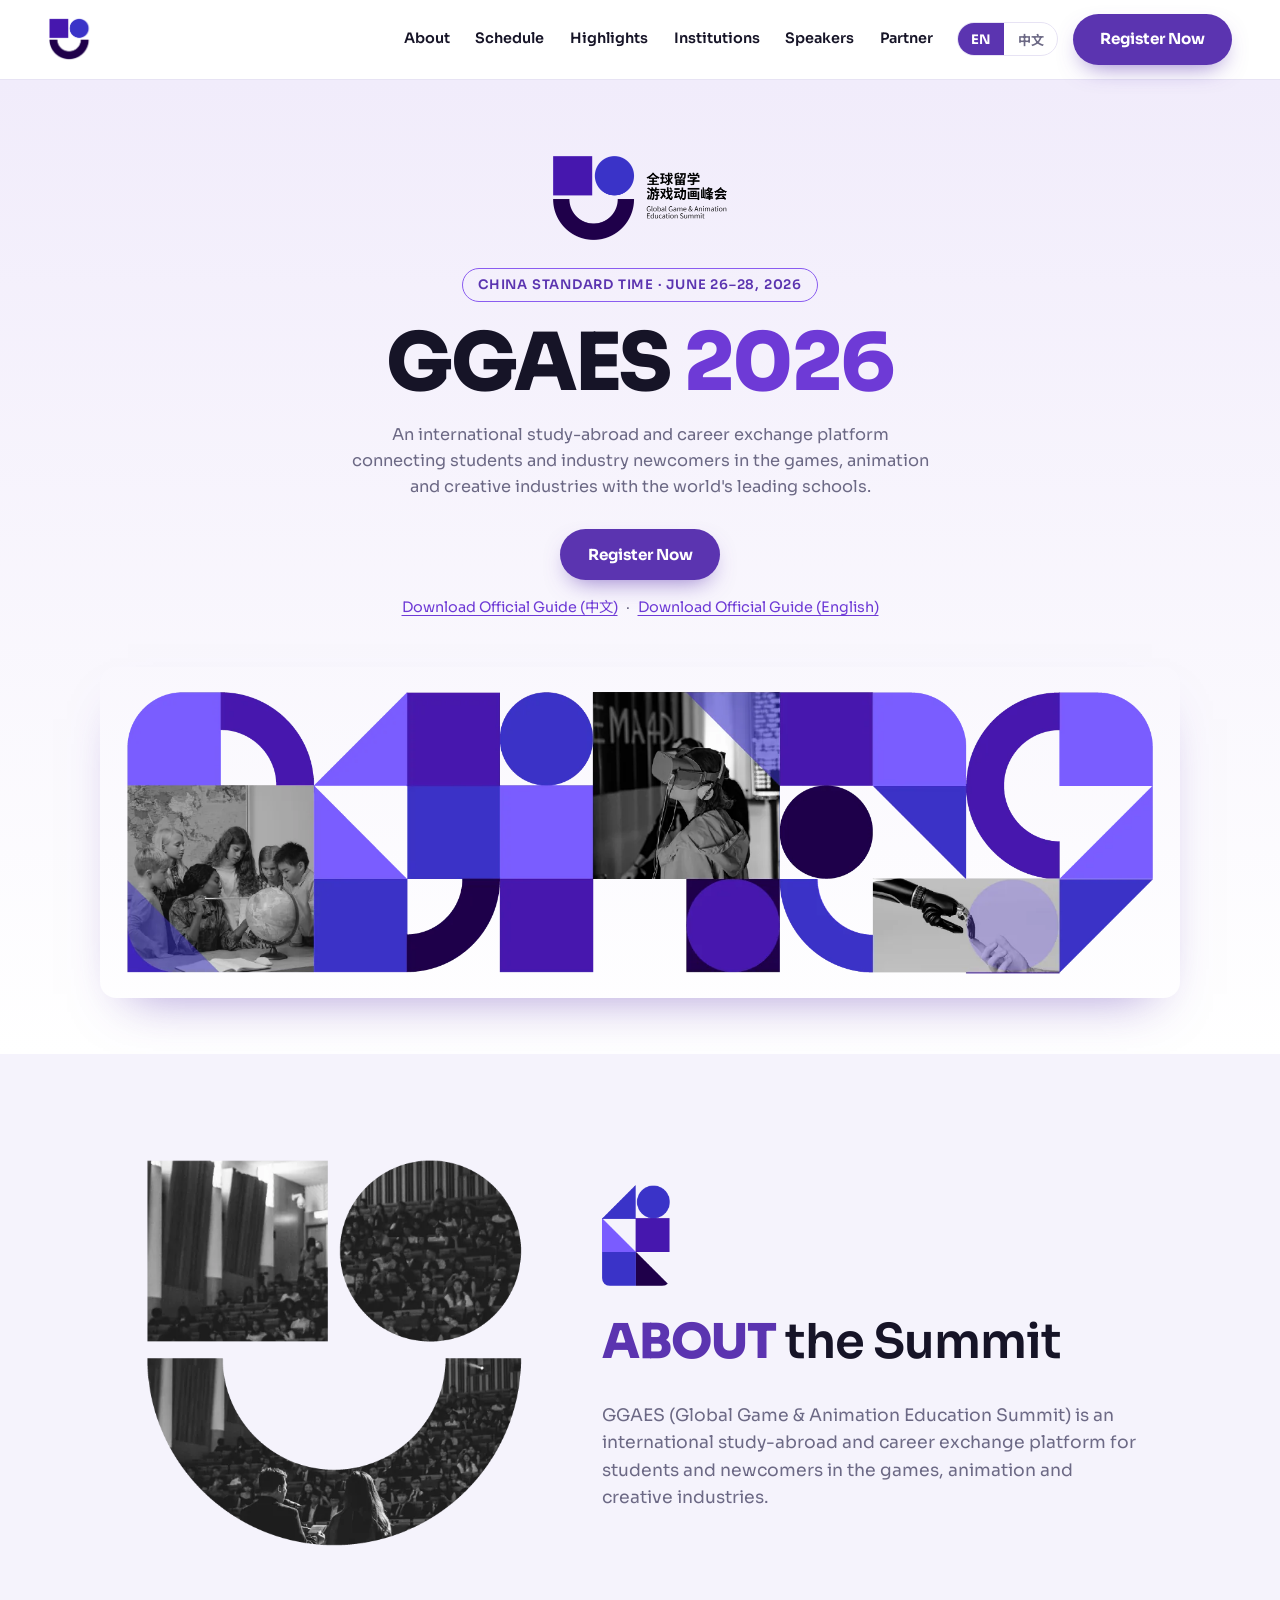
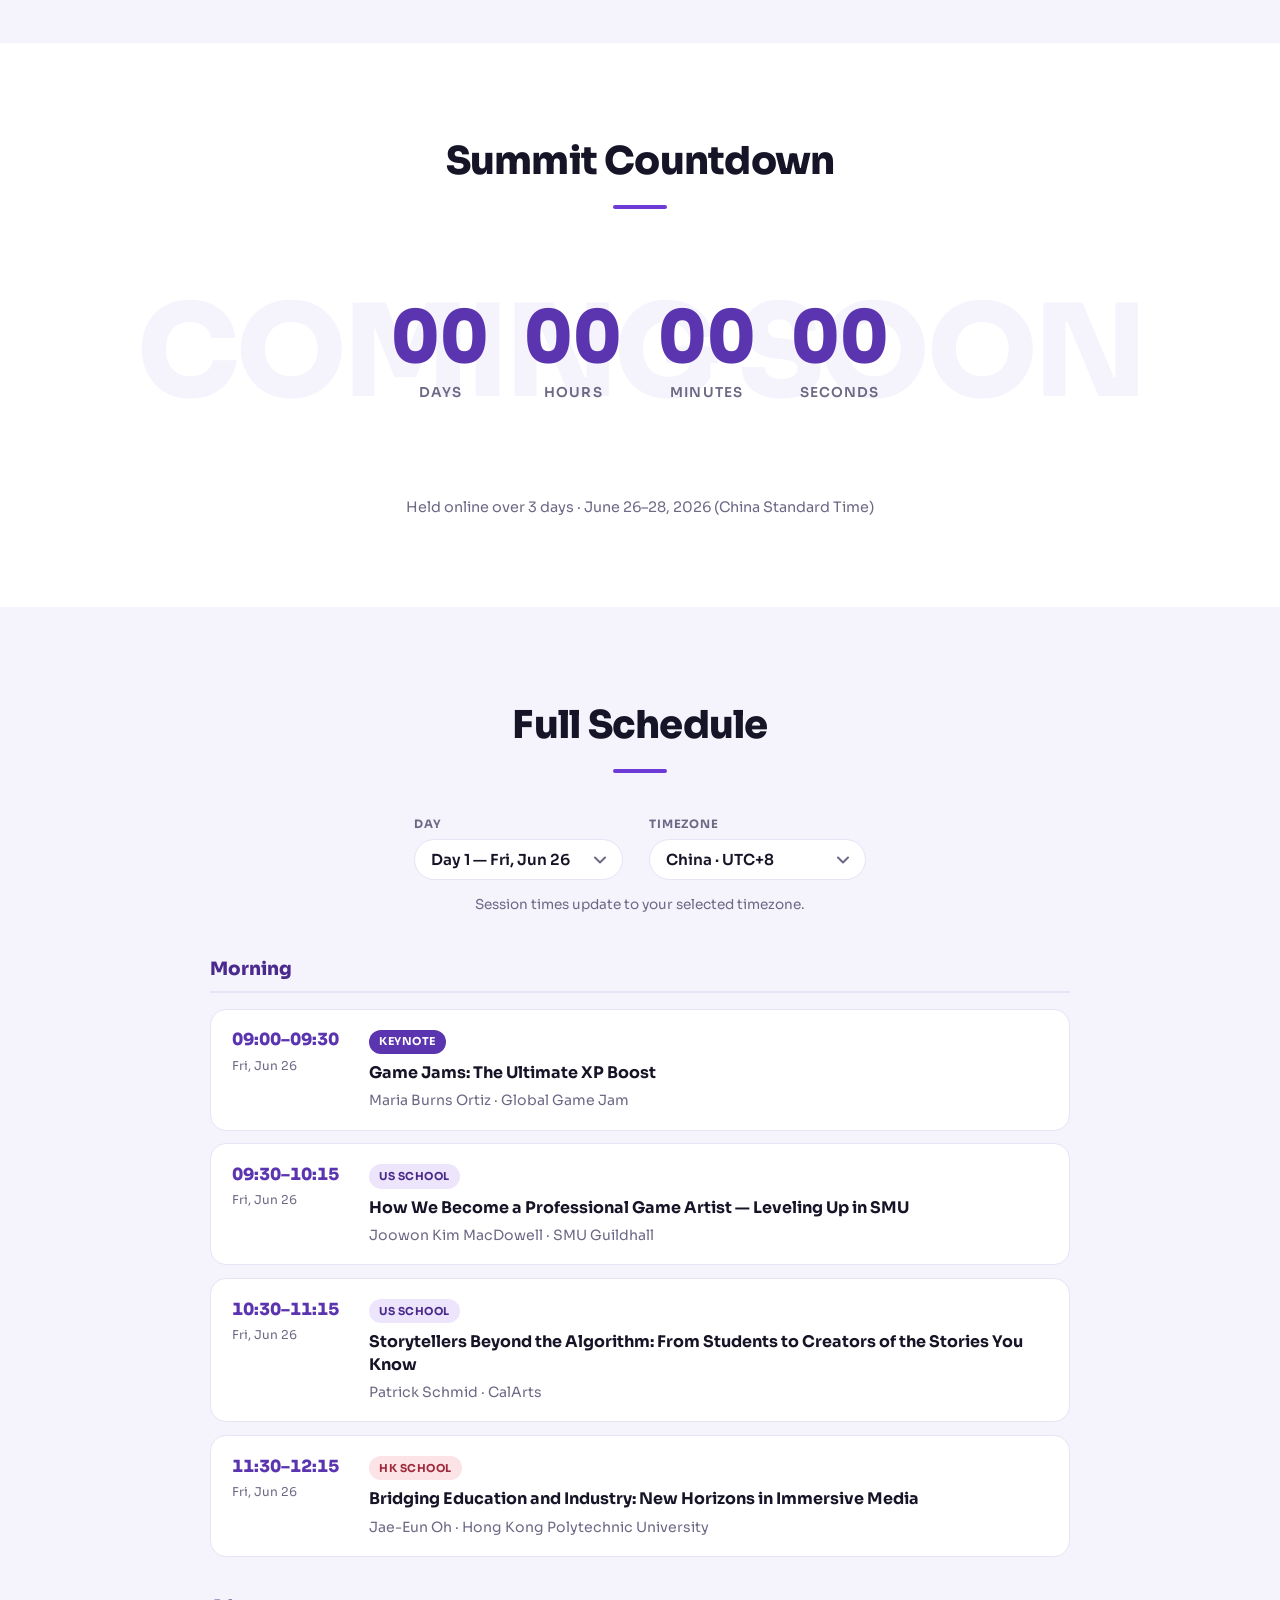
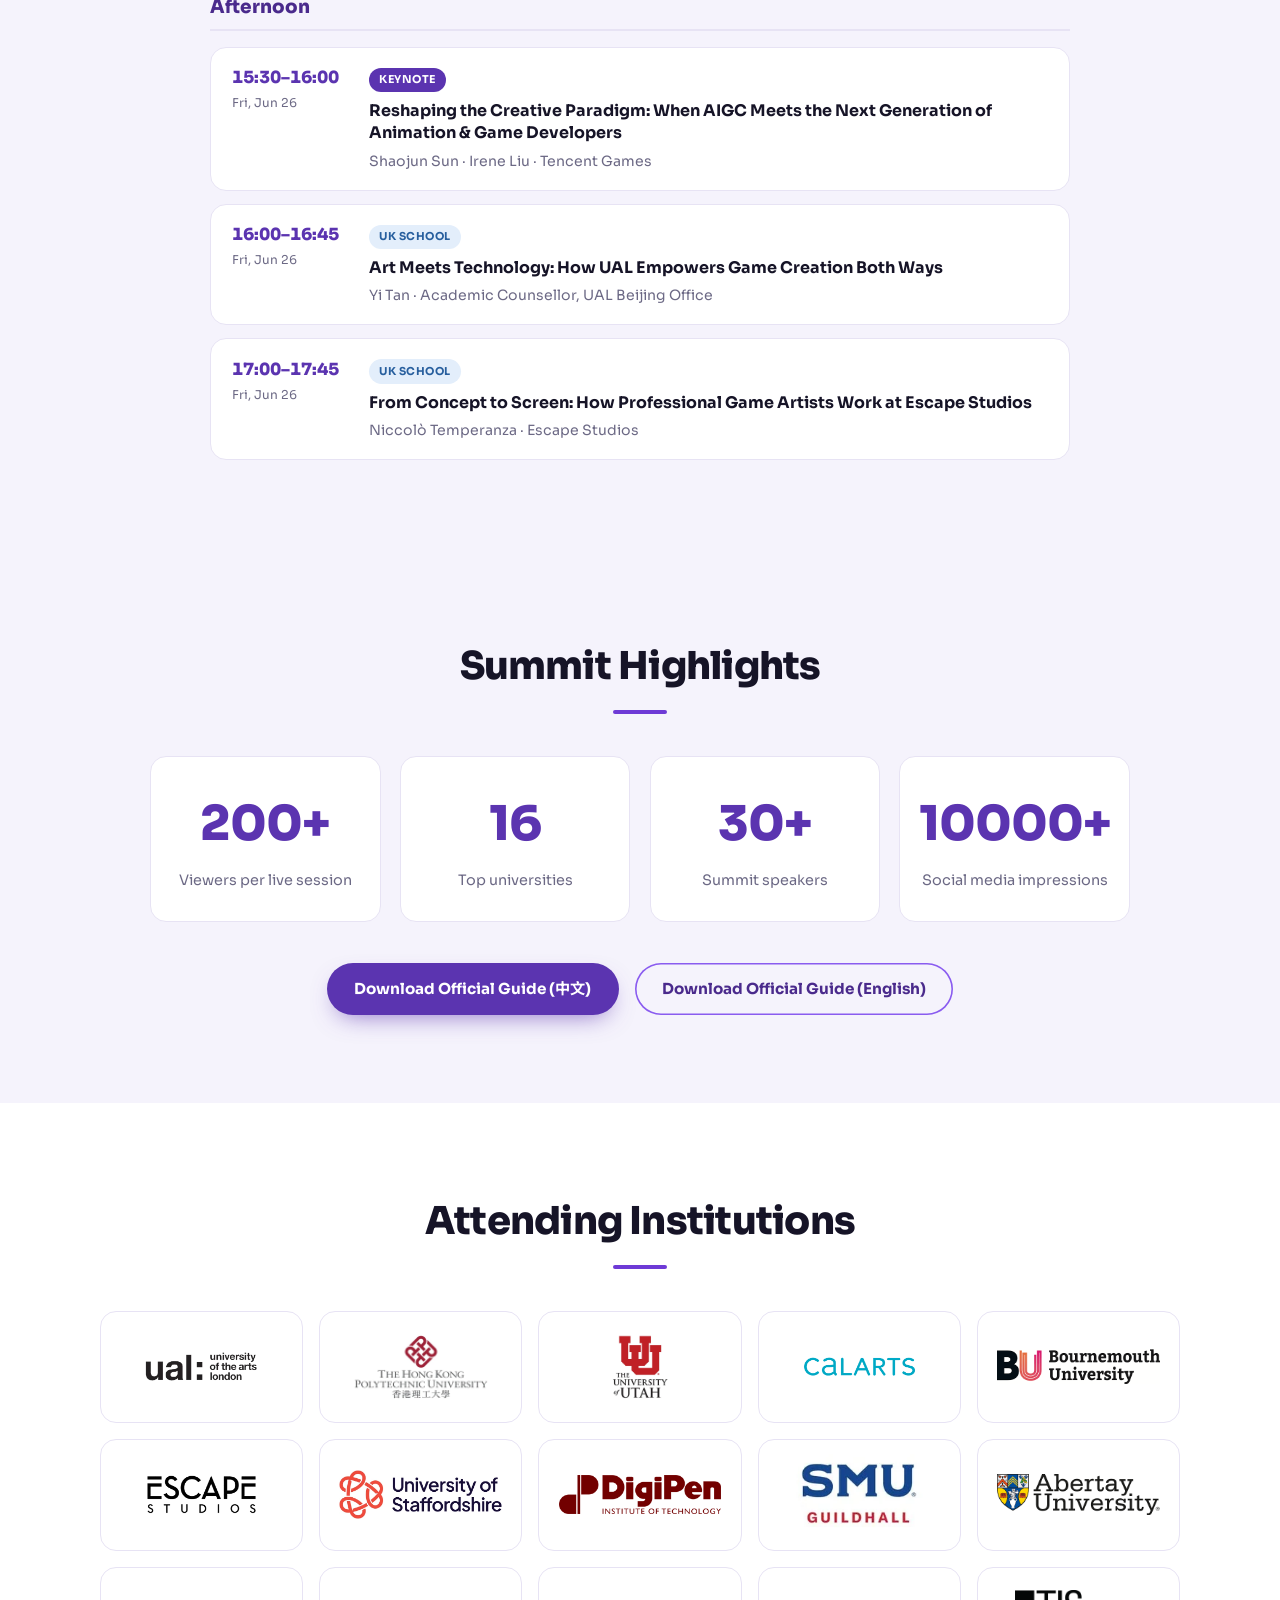
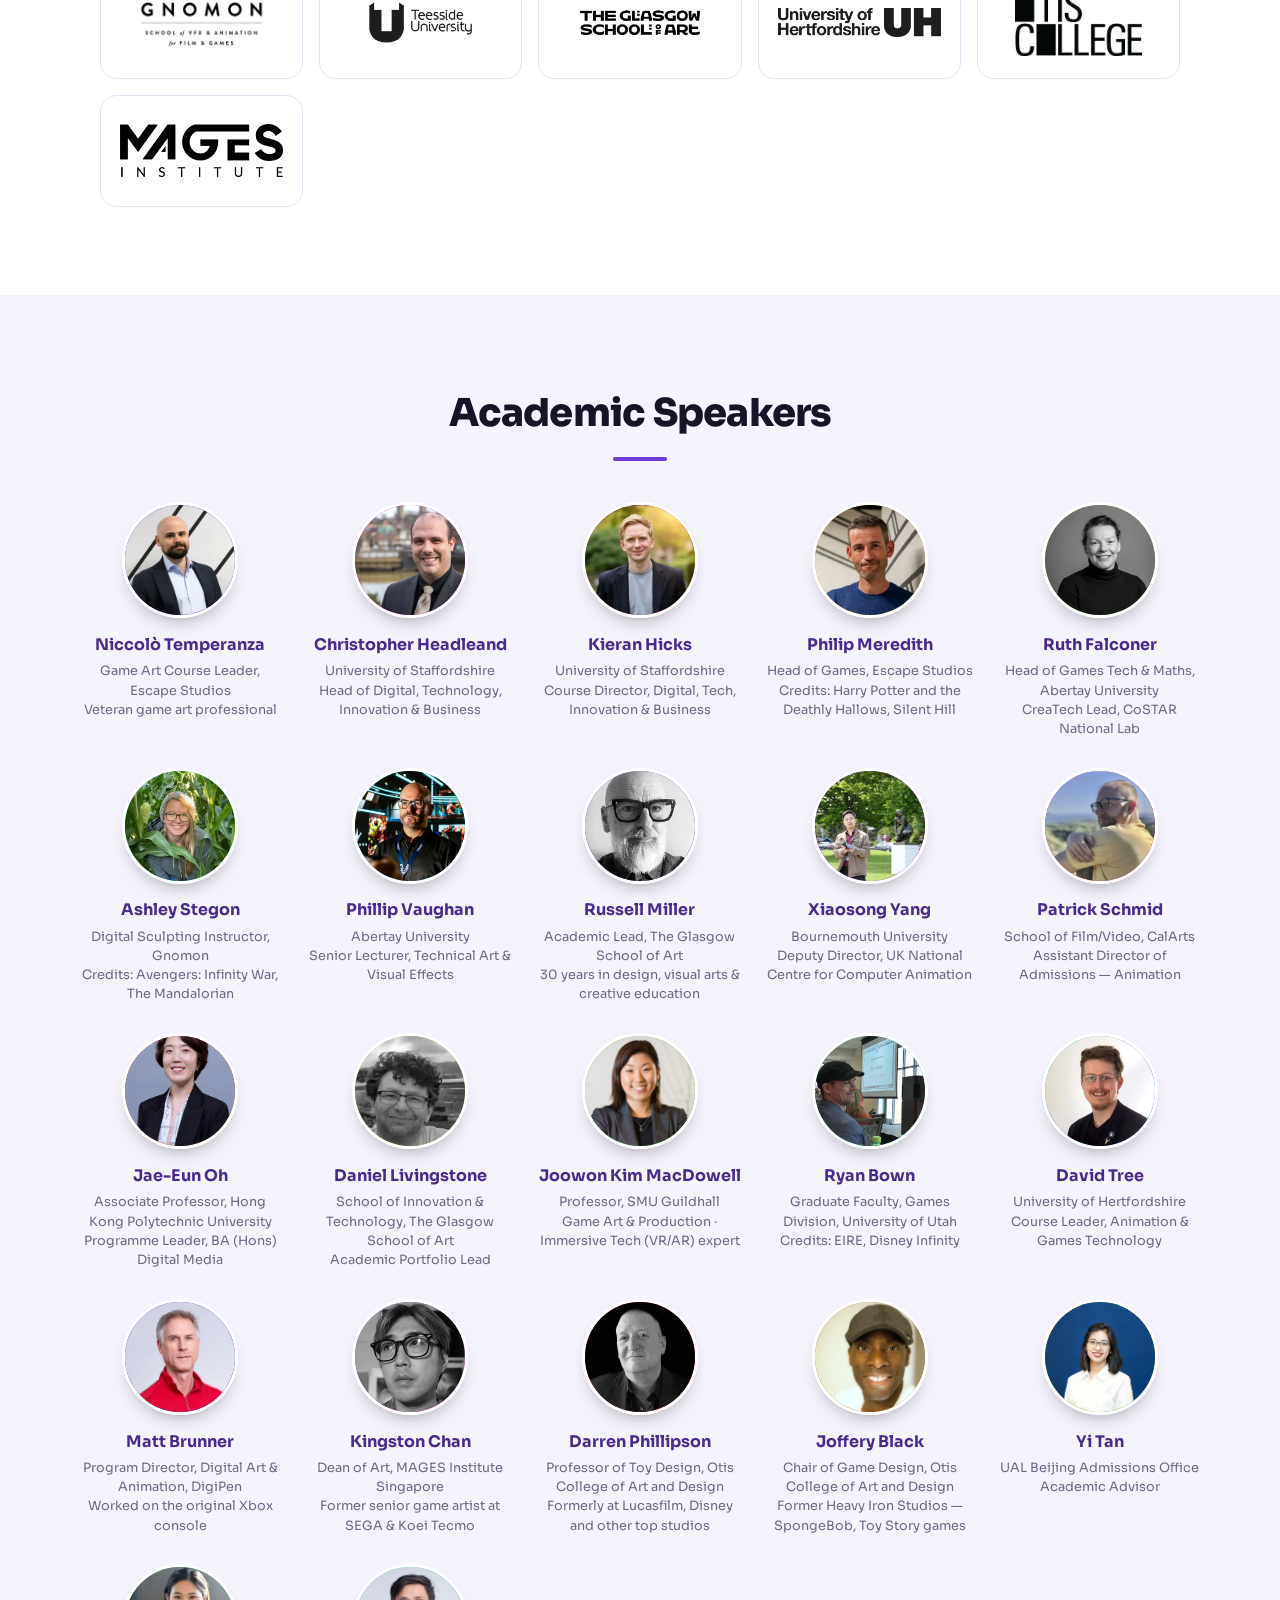
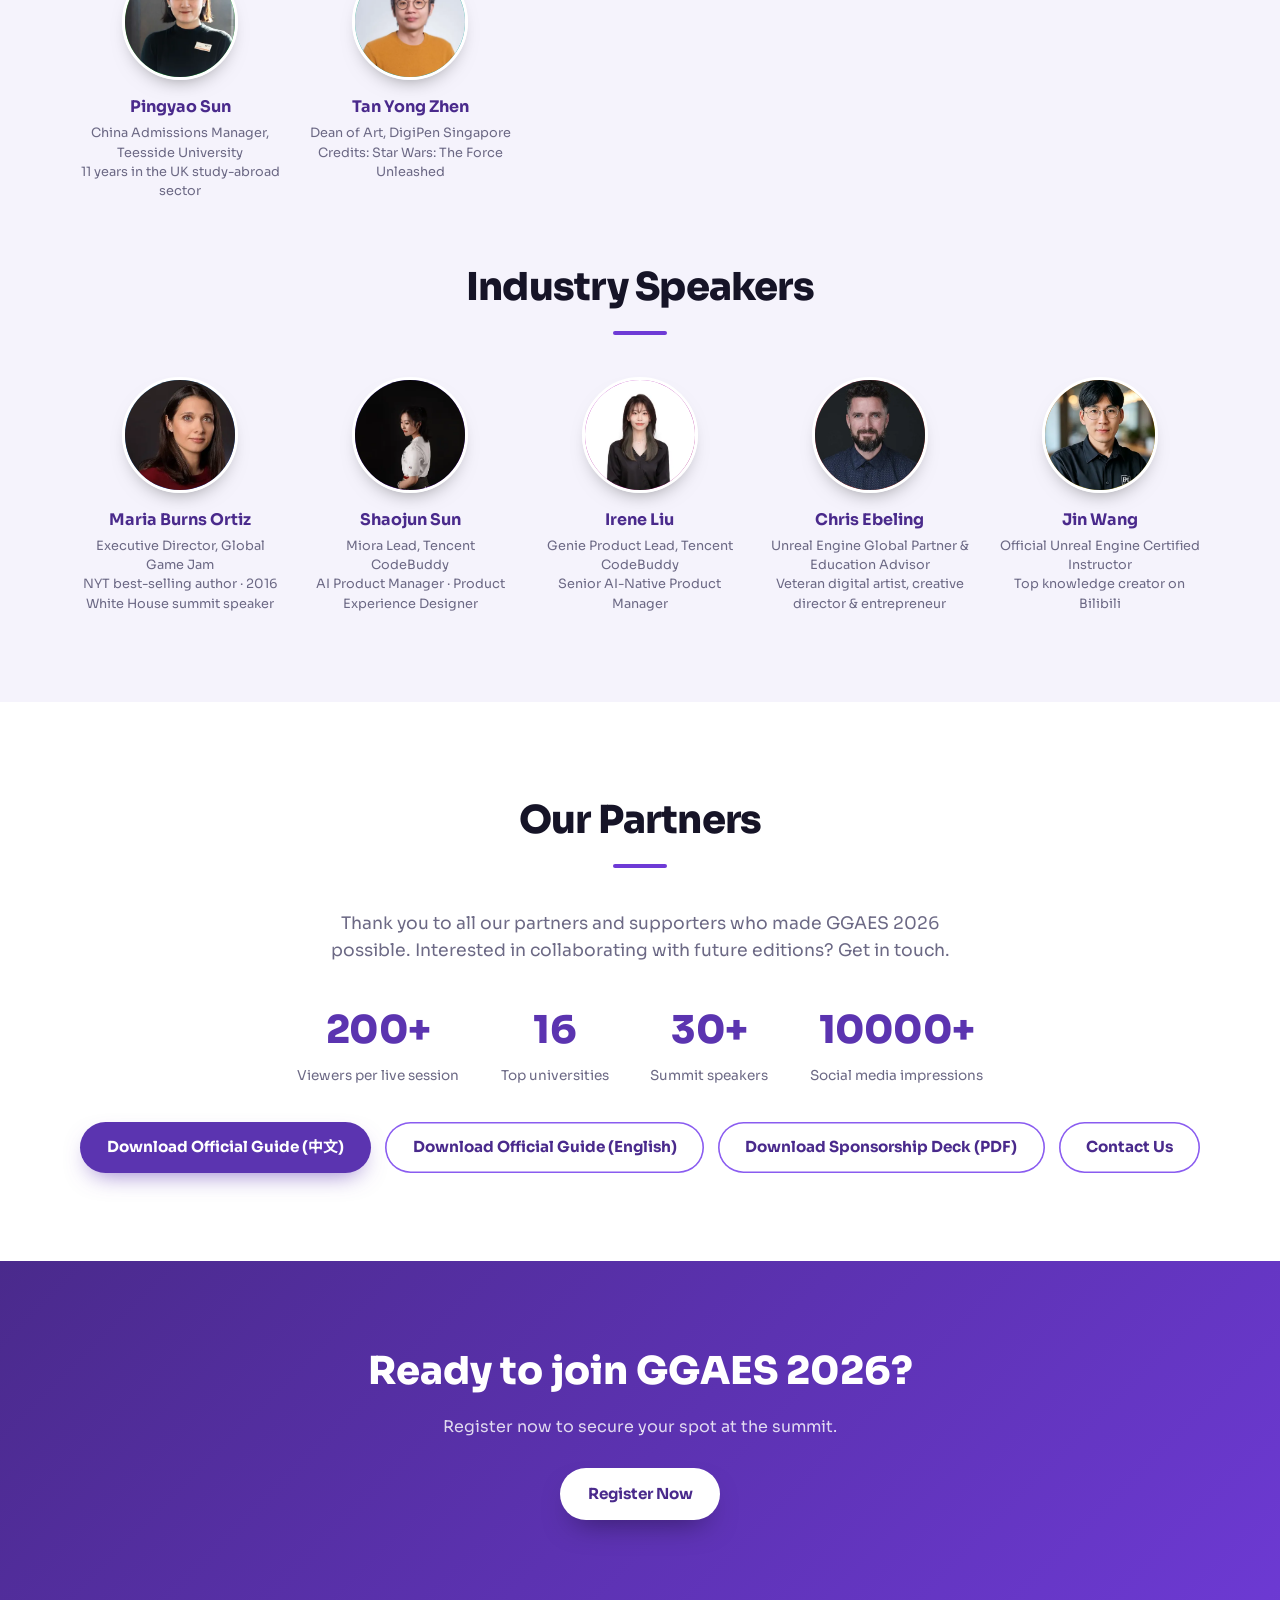
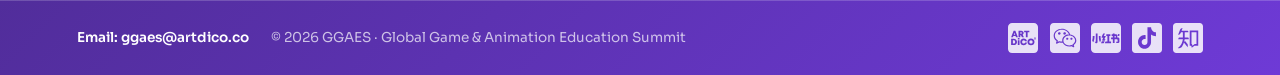
<file: index.html>
<!DOCTYPE html>
<html lang="en">
<head>
  <meta charset="UTF-8" />
  <meta name="viewport" content="width=device-width, initial-scale=1.0" />

  <!-- Google tag (gtag.js) -->
  <script async src="https://www.googletagmanager.com/gtag/js?id=G-HXLFWMRLNZ"></script>
  <script>
    window.dataLayer = window.dataLayer || [];
    function gtag(){dataLayer.push(arguments);}
    gtag('js', new Date());
    gtag('config', 'G-HXLFWMRLNZ');
  </script>

  <title>GGAES 2026 · Global Game & Animation Education Summit</title>
  <meta name="description" content="GGAES 2026 — Global Game & Animation Education Summit. An international study-abroad and career exchange platform for the games, animation and creative industries." />

  <!-- Open Graph / LinkedIn / Facebook / WeChat -->
  <meta property="og:type" content="website" />
  <meta property="og:site_name" content="GGAES 2026" />
  <meta property="og:url" content="https://ggaes.global/" />
  <meta property="og:title" content="GGAES 2026 · Global Game & Animation Education Summit" />
  <meta property="og:description" content="An international study-abroad and career exchange platform for the games, animation and creative industries. Online · June 26–28, 2026 (China Standard Time)." />
  <meta property="og:image" content="https://ggaes.global/og-cover.jpg" />
  <meta property="og:image:secure_url" content="https://ggaes.global/og-cover.jpg" />
  <meta property="og:image:type" content="image/jpeg" />
  <meta property="og:image:width" content="1200" />
  <meta property="og:image:height" content="630" />
  <meta property="og:image:alt" content="GGAES 2026 — Global Game & Animation Education Summit · Online, June 26–28, 2026" />
  <meta property="og:locale" content="en_US" />
  <meta property="og:locale:alternate" content="zh_CN" />

  <!-- Twitter / X Card -->
  <meta name="twitter:card" content="summary_large_image" />
  <meta name="twitter:title" content="GGAES 2026 · Global Game & Animation Education Summit" />
  <meta name="twitter:description" content="An international study-abroad and career exchange platform for the games, animation and creative industries. Online · June 26–28, 2026 (CST)." />
  <meta name="twitter:image" content="https://ggaes.global/og-cover.jpg" />
  <meta name="twitter:image:alt" content="GGAES 2026 — Global Game & Animation Education Summit" />

  <link rel="canonical" href="https://ggaes.global/" />
  <link rel="icon" href="data:image/svg+xml,%3Csvg xmlns='http://www.w3.org/2000/svg' viewBox='0 0 40 40'%3E%3Crect width='40' height='40' rx='9' fill='%236e3ad6'/%3E%3Cpath d='M11 10v11a9 9 0 0 0 18 0V10' fill='none' stroke='white' stroke-width='6' stroke-linecap='round'/%3E%3C/svg%3E" />
  <link rel="preconnect" href="https://fonts.googleapis.com" />
  <link rel="preconnect" href="https://fonts.gstatic.com" crossorigin />
  <link href="https://fonts.googleapis.com/css2?family=Sora:wght@400;600;700;800&family=Noto+Sans+SC:wght@400;500;700&display=swap" rel="stylesheet" />
  <link rel="stylesheet" href="styles.css?v=5" />
</head>
<body>
  <header class="site-header" id="top">
    <a class="brand" href="#top" aria-label="GGAES home">
      <img class="brand-logo" src="logo-horizontal.webp" alt="GGAES · Global Game &amp; Animation Education Summit" style="height:44px;width:46px;object-fit:cover;object-position:left center;" />
    </a>

    <nav class="site-nav" aria-label="Primary">
      <a href="#about" data-i18n="navAbout">About</a>
      <a href="#schedule" data-i18n="navSchedule">Schedule</a>
      <a href="#highlights" data-i18n="navHighlights">Highlights</a>
      <a href="#institutions" data-i18n="navInstitutions">Institutions</a>
      <a href="#speakers" data-i18n="navSpeakers">Speakers</a>
      <a href="#sponsor" data-i18n="navSponsor">Partner</a>
    </nav>

    <div class="header-actions">
      <div class="lang-toggle" role="group" aria-label="Language">
        <button type="button" data-lang="en">EN</button>
        <button type="button" data-lang="zh">中文</button>
      </div>
      <a class="btn btn-primary" href="http://www.huodongxing.com/event/3858745771600?td=9525102647817" target="_blank" rel="noopener noreferrer" data-i18n="register">Register Now</a>
    </div>
  </header>

  <main>
    <section class="hero">
      <div class="hero-text">
        <img class="hero-logo" src="logo-horizontal.webp" alt="GGAES · Global Game & Animation Education Summit" />
        <p class="hero-eyebrow" data-i18n="heroDate">China Standard Time · June 26–28, 2026</p>
        <h1 class="hero-title">GGAES <span>2026</span></h1>
        <p class="hero-desc" data-i18n="heroDesc">An international study-abroad and career exchange platform connecting students and industry newcomers in the games, animation and creative industries with the world's leading schools.</p>
        <a class="btn btn-primary" href="http://www.huodongxing.com/event/3858745771600?td=9525102647817" target="_blank" rel="noopener noreferrer" data-i18n="register">Register Now</a>
        <div class="hero-downloads">
          <a href="GGAES-OfficialCH-WEB.pdf" target="_blank" rel="noopener" download data-i18n="downloadCH">下载官方手册（中文）</a>
          <span class="hero-downloads-sep">·</span>
          <a href="GGAES-OfficialEN-WEB.pdf" target="_blank" rel="noopener" download data-i18n="downloadEN">Download Official Guide (English)</a>
        </div>
      </div>
      <div class="hero-banner">
        <img src="hero-visual.webp" alt="GGAES 2026" />
      </div>
    </section>

    <section class="about" id="about">
      <div class="about-grid">
        <div class="about-media">
          <img src="about-collage.webp" alt="GGAES Summit" loading="lazy" />
        </div>
        <div class="about-text">
          <img class="about-accent" src="graphic-accent.png" alt="" aria-hidden="true" />
          <h2 class="about-title"><span data-i18n="aboutKicker">ABOUT</span> <em data-i18n="aboutTitle">the Summit</em></h2>
          <p class="about-body" data-i18n="aboutBody">GGAES (Global Game &amp; Animation Education Summit) is an international study-abroad and career exchange platform for students and newcomers in the games, animation and creative industries.</p>
        </div>
      </div>
    </section>

    <section class="countdown" id="countdown">
      <h2 class="section-title" data-i18n="countdownTitle">Summit Countdown</h2>
      <div class="countdown-stage">
        <span class="coming-soon" aria-hidden="true">COMING SOON</span>
        <div class="timer" id="timer">
          <div class="cd-unit"><span class="cd-num" id="cd-days">00</span><span class="cd-label" data-i18n="days">Days</span></div>
          <div class="cd-unit"><span class="cd-num" id="cd-hours">00</span><span class="cd-label" data-i18n="hours">Hours</span></div>
          <div class="cd-unit"><span class="cd-num" id="cd-minutes">00</span><span class="cd-label" data-i18n="minutes">Minutes</span></div>
          <div class="cd-unit"><span class="cd-num" id="cd-seconds">00</span><span class="cd-label" data-i18n="seconds">Seconds</span></div>
        </div>
      </div>
      <p class="countdown-note" data-i18n="scheduleNote">Held online over 3 days · June 26–28, 2026 (China Standard Time)</p>
    </section>

    <section class="schedule" id="schedule">
      <h2 class="section-title" data-i18n="scheduleTitle">Full Schedule</h2>
      <div class="schedule-controls">
        <label class="schedule-field">
          <span data-i18n="scheduleDayLabel">Day</span>
          <select id="schedule-day"></select>
        </label>
        <label class="schedule-field">
          <span data-i18n="scheduleTzLabel">Timezone</span>
          <select id="schedule-tz"></select>
        </label>
      </div>
      <p class="schedule-hint" data-i18n="scheduleHint">Session times update to your selected timezone.</p>
      <div class="schedule-body" id="schedule-body"></div>
    </section>

    <section class="highlights" id="highlights">
      <h2 class="section-title" data-i18n="highlightsTitle">Summit Highlights</h2>
      <div class="stats">
        <div class="stat"><span class="stat-num">200+</span><span class="stat-label" data-i18n="stat1">Viewers per live session</span></div>
        <div class="stat"><span class="stat-num">16</span><span class="stat-label" data-i18n="stat2">Top universities</span></div>
        <div class="stat"><span class="stat-num">30+</span><span class="stat-label" data-i18n="stat3">Summit speakers</span></div>
        <div class="stat"><span class="stat-num">10000+</span><span class="stat-label" data-i18n="stat4">Social media impressions</span></div>
      </div>
      <div class="brochure-cta">
        <a class="btn btn-primary" href="GGAES-OfficialCH-WEB.pdf" target="_blank" rel="noopener" download data-i18n="downloadCH">下载官方手册（中文）</a>
        <a class="btn btn-outline" href="GGAES-OfficialEN-WEB.pdf" target="_blank" rel="noopener" download data-i18n="downloadEN">Download Official Guide (English)</a>
      </div>
    </section>

    <section class="institutions" id="institutions">
      <h2 class="section-title" data-i18n="institutionsTitle">Attending Institutions</h2>
      <div class="logo-grid" id="logo-grid"></div>
    </section>

    <section class="speakers" id="speakers">
      <h2 class="section-title" data-i18n="academicTitle">Academic Speakers</h2>
      <div class="speaker-grid" id="academic-grid"></div>
      <h2 class="section-title section-title--gap" data-i18n="industryTitle">Industry Speakers</h2>
      <div class="speaker-grid" id="industry-grid"></div>
    </section>

    <section class="sponsor" id="sponsor">
      <h2 class="section-title" data-i18n="sponsorTitle">Our Partners</h2>
      <p class="sponsor-lead" data-i18n="sponsorLead">Thank you to all our partners and supporters who made GGAES 2026 possible. Interested in collaborating with future editions? Get in touch.</p>
      <ul class="sponsor-reach">
        <li><strong>200+</strong><span data-i18n="stat1">Viewers per live session</span></li>
        <li><strong>16</strong><span data-i18n="stat2">Top universities</span></li>
        <li><strong>30+</strong><span data-i18n="stat3">Summit speakers</span></li>
        <li><strong>10000+</strong><span data-i18n="stat4">Social media impressions</span></li>
      </ul>
      <div class="sponsor-actions">
        <a class="btn btn-primary" href="GGAES-OfficialCH-WEB.pdf" target="_blank" rel="noopener" download data-i18n="downloadCH">下载官方手册（中文）</a>
        <a class="btn btn-outline" href="GGAES-OfficialEN-WEB.pdf" target="_blank" rel="noopener" download data-i18n="downloadEN">Download Official Guide (English)</a>
        <a class="btn btn-outline" href="GGAES2026-sponsorship.pdf" target="_blank" rel="noopener" download data-i18n="sponsorDownload">Download Sponsorship Deck (PDF)</a>
        <a class="btn btn-outline" href="mailto:ggaes@artdico.co" data-i18n="sponsorContact">Contact Us</a>
      </div>
    </section>
  </main>

  <footer class="site-footer" id="register">
    <div class="footer-cta">
      <h2 data-i18n="footerCtaTitle">Ready to join GGAES 2026?</h2>
      <p data-i18n="footerCtaDesc">Register now to secure your spot at the summit.</p>
      <a class="btn btn-light" href="http://www.huodongxing.com/event/3858745771600?td=9525102647817" target="_blank" rel="noopener noreferrer" data-i18n="register">Register Now</a>
    </div>
    <div class="footer-bottom">
      <a class="footer-email" href="mailto:ggaes@artdico.co" data-i18n="email">Email: ggaes@artdico.co</a>
      <span class="footer-copy" data-i18n="copyright">© 2026 GGAES · Global Game &amp; Animation Education Summit</span>
      <div class="footer-social">
        <a href="https://artdico.co/" target="_blank" rel="noopener noreferrer" aria-label="ARTDiCO"><img src="icon-artdico.svg" alt="ARTDiCO" /></a>
        <a href="https://mp.weixin.qq.com/s/cyHrq8rmg6eL4CE2ZFBc7A" target="_blank" rel="noopener noreferrer" aria-label="WeChat Official Account"><img src="icon-wechat.svg" alt="WeChat" /></a>
        <a href="https://xhslink.com/m/2eBrY6UQ5Kh" target="_blank" rel="noopener noreferrer" aria-label="Xiaohongshu"><img src="icon-xiaohongshu.svg" alt="Xiaohongshu" /></a>
        <a href="https://v.douyin.com/FnFmlIyHsJY/" target="_blank" rel="noopener noreferrer" aria-label="Douyin"><img src="icon-douyin.svg" alt="Douyin" /></a>
        <a href="https://www.zhihu.com/people/ggaes-" target="_blank" rel="noopener noreferrer" aria-label="Zhihu"><img src="icon-zhihu.svg" alt="Zhihu" /></a>
      </div>
    </div>
  </footer>

  <script src="script.js?v=10"></script>
</body>
</html>
</file>
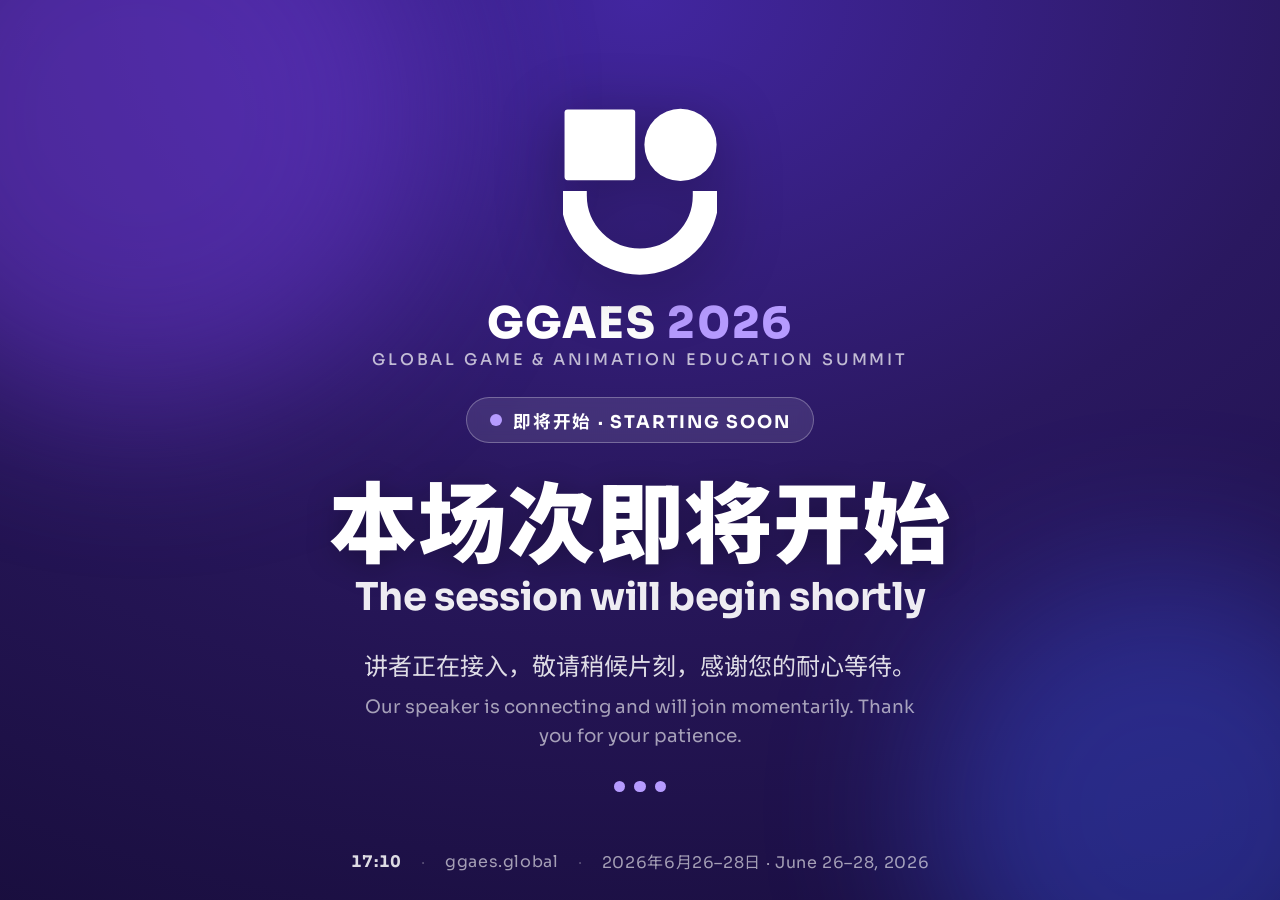
<file: announce/index.html>
<!DOCTYPE html>
<html lang="zh">
<head>
<meta charset="UTF-8" />
<meta name="viewport" content="width=device-width, initial-scale=1.0" />
<meta name="robots" content="noindex" />
<title>GGAES 2026 · 公告 Announcement</title>
<meta name="description" content="GGAES 2026 live session announcement screen." />
<link rel="icon" href="data:image/svg+xml,%3Csvg xmlns='http://www.w3.org/2000/svg' viewBox='0 0 40 40'%3E%3Crect width='40' height='40' rx='9' fill='%236e3ad6'/%3E%3Cpath d='M11 10v11a9 9 0 0 0 18 0V10' fill='none' stroke='white' stroke-width='6' stroke-linecap='round'/%3E%3C/svg%3E" />
<link rel="preconnect" href="https://fonts.googleapis.com" />
<link rel="preconnect" href="https://fonts.gstatic.com" crossorigin />
<link href="https://fonts.googleapis.com/css2?family=Sora:wght@400;600;700;800&family=Noto+Sans+SC:wght@400;500;700;900&display=swap" rel="stylesheet" />
<style>
  :root{
    --purple-900:#1d1147;
    --purple-700:#3b2486;
    --purple-600:#5b34b0;
    --purple-500:#6e3ad6;
    --purple-400:#8a5cf0;
    --accent:#b69bff;
    --hold:#ffd36e;
  }
  *{box-sizing:border-box;margin:0;padding:0;}
  html,body{height:100%;}
  body{
    font-family:"Sora","Noto Sans SC",system-ui,-apple-system,Segoe UI,sans-serif;
    color:#fff;
    background:radial-gradient(120% 120% at 50% 0%, #4226a0 0%, #2a1860 45%, #170d3a 100%);
    min-height:100vh;
    overflow:hidden;
  }

  /* animated soft glows in the background */
  .bg-orb{
    position:fixed;border-radius:50%;filter:blur(80px);opacity:.5;
    pointer-events:none;z-index:0;
  }
  .bg-orb.a{width:46vmax;height:46vmax;left:-12vmax;top:-14vmax;background:#6e3ad6;animation:float1 16s ease-in-out infinite;}
  .bg-orb.b{width:38vmax;height:38vmax;right:-10vmax;bottom:-12vmax;background:#3f5bff;opacity:.35;animation:float2 20s ease-in-out infinite;}
  @keyframes float1{0%,100%{transform:translate(0,0)}50%{transform:translate(4vmax,3vmax)}}
  @keyframes float2{0%,100%{transform:translate(0,0)}50%{transform:translate(-4vmax,-3vmax)}}

  .stage{
    position:relative;z-index:1;
    min-height:100vh;
    display:flex;flex-direction:column;align-items:center;justify-content:center;
    text-align:center;
    padding:clamp(2rem,5vh,5rem) clamp(1.5rem,6vw,5rem);
    gap:clamp(1.4rem,3vh,2.6rem);
  }

  /* brand mark + wordmark */
  .brand{display:flex;flex-direction:column;align-items:center;gap:1.1rem;}
  .mark{width:clamp(96px,12vmax,160px);height:auto;display:block;
    filter:drop-shadow(0 12px 32px rgba(0,0,0,.35));}
  .wordmark{display:flex;flex-direction:column;align-items:center;gap:.2rem;}
  .wordmark .ggaes{
    font-weight:800;letter-spacing:.04em;line-height:1;
    font-size:clamp(1.7rem,3.4vmax,2.8rem);
  }
  .wordmark .ggaes span{color:var(--accent);}
  .wordmark .full{
    font-size:clamp(.72rem,1.25vmax,1rem);
    font-weight:500;letter-spacing:.18em;text-transform:uppercase;
    color:rgba(255,255,255,.7);
  }

  /* status pill with live pulse */
  .pill{
    display:inline-flex;align-items:center;gap:.7rem;
    padding:.6rem 1.4rem;border-radius:999px;
    font-size:clamp(.85rem,1.4vmax,1.1rem);
    font-weight:700;letter-spacing:.1em;text-transform:uppercase;
    background:rgba(255,255,255,.1);
    border:1px solid rgba(255,255,255,.28);
    backdrop-filter:blur(6px);
  }
  .pill .dot{
    width:.7em;height:.7em;border-radius:50%;background:var(--accent);
    box-shadow:0 0 0 0 var(--accent);
    animation:ping 1.8s cubic-bezier(0,0,.2,1) infinite;
  }
  @keyframes ping{
    0%{box-shadow:0 0 0 0 rgba(182,155,255,.7)}
    70%{box-shadow:0 0 0 .9em rgba(182,155,255,0)}
    100%{box-shadow:0 0 0 0 rgba(182,155,255,0)}
  }

  /* headlines */
  .headline{display:flex;flex-direction:column;gap:.5rem;max-width:92vw;}
  .h-zh{
    font-family:"Noto Sans SC","Sora",sans-serif;
    font-weight:900;line-height:1.1;letter-spacing:.01em;
    font-size:clamp(2.4rem,7vmax,5.5rem);
    text-shadow:0 6px 30px rgba(0,0,0,.3);
  }
  .h-en{
    font-weight:700;line-height:1.15;letter-spacing:-.01em;
    font-size:clamp(1.2rem,3vmax,2.4rem);
    color:rgba(255,255,255,.92);
  }

  .sub{display:flex;flex-direction:column;gap:.55rem;max-width:min(92vw,46ch);}
  .s-zh{
    font-family:"Noto Sans SC","Sora",sans-serif;
    font-size:clamp(1rem,2vmax,1.5rem);font-weight:400;line-height:1.6;
    color:rgba(255,255,255,.85);
  }
  .s-en{
    font-size:clamp(.85rem,1.5vmax,1.15rem);font-weight:400;line-height:1.55;
    color:rgba(255,255,255,.6);
  }

  /* bouncing wait dots */
  .waitdots{display:flex;gap:.6rem;margin-top:.2rem;}
  .waitdots i{
    width:.7rem;height:.7rem;border-radius:50%;background:var(--accent);
    display:block;animation:bounce 1.4s ease-in-out infinite;
  }
  .waitdots i:nth-child(2){animation-delay:.2s;}
  .waitdots i:nth-child(3){animation-delay:.4s;}
  @keyframes bounce{0%,80%,100%{transform:translateY(0);opacity:.4}40%{transform:translateY(-.6rem);opacity:1}}

  /* footer meta */
  .meta{
    position:fixed;left:0;right:0;bottom:clamp(1rem,3vh,2.2rem);z-index:1;
    display:flex;align-items:center;justify-content:center;gap:1.2rem;flex-wrap:wrap;
    font-size:clamp(.78rem,1.3vmax,1rem);color:rgba(255,255,255,.6);letter-spacing:.04em;
    padding:0 1.5rem;
  }
  .meta .clock{font-variant-numeric:tabular-nums;font-weight:700;color:rgba(255,255,255,.85);}
  .meta .sep{opacity:.4;}

  /* ON HOLD theme */
  body.mode-hold{background:radial-gradient(120% 120% at 50% 0%, #5a3a14 0%, #2b1c4a 45%, #160d33 100%);}
  body.mode-hold .bg-orb.a{background:#c98a2a;}
  body.mode-hold .wordmark .ggaes span{color:var(--hold);}
  body.mode-hold .waitdots i,
  body.mode-hold .pill .dot{background:var(--hold);}
  body.mode-hold .pill .dot{animation:pingHold 1.8s cubic-bezier(0,0,.2,1) infinite;}
  @keyframes pingHold{
    0%{box-shadow:0 0 0 0 rgba(255,211,110,.7)}
    70%{box-shadow:0 0 0 .9em rgba(255,211,110,0)}
    100%{box-shadow:0 0 0 0 rgba(255,211,110,0)}
  }

  /* control bar (auto-hides) */
  .controls{
    position:fixed;top:1rem;left:50%;transform:translateX(-50%);z-index:10;
    display:flex;align-items:center;gap:.5rem;
    padding:.5rem;border-radius:999px;
    background:rgba(15,8,40,.7);border:1px solid rgba(255,255,255,.18);
    backdrop-filter:blur(10px);
    transition:opacity .4s ease,transform .4s ease;
  }
  body.idle .controls{opacity:0;transform:translateX(-50%) translateY(-140%);pointer-events:none;}
  body.idle{cursor:none;}
  .controls button{
    font-family:inherit;font-size:.85rem;font-weight:700;
    color:#fff;background:transparent;border:0;cursor:pointer;
    padding:.55rem 1rem;border-radius:999px;
    display:inline-flex;align-items:center;gap:.45rem;white-space:nowrap;
    transition:background .15s ease;
  }
  .controls button:hover{background:rgba(255,255,255,.12);}
  .controls button.active{background:var(--purple-500);}
  body.mode-hold .controls button.active{background:#c98a2a;color:#1a1205;}
  .controls .key{
    font-size:.7rem;font-weight:800;opacity:.6;
    border:1px solid rgba(255,255,255,.35);border-radius:5px;
    padding:.05rem .35rem;line-height:1.2;
  }
  .controls .divider{width:1px;height:22px;background:rgba(255,255,255,.2);margin:0 .15rem;}

  .hint{
    position:fixed;top:4.6rem;left:50%;transform:translateX(-50%);z-index:10;
    font-size:.8rem;color:rgba(255,255,255,.55);
    background:rgba(15,8,40,.55);padding:.35rem .9rem;border-radius:999px;
    transition:opacity .5s ease;
  }
  body.idle .hint{opacity:0;}

  @media (max-width:640px){
    .controls{flex-wrap:wrap;justify-content:center;max-width:94vw;border-radius:20px;}
    .controls .key{display:none;}
    .controls .divider{display:none;}
  }
</style>
</head>
<body class="mode-standby">

  <div class="bg-orb a"></div>
  <div class="bg-orb b"></div>

  <!-- Control bar (hidden after a few seconds idle; move mouse to show) -->
  <div class="controls" id="controls">
    <button type="button" data-mode="standby" class="active" onclick="setMode('standby')">
      讲者稍候 · Standby <span class="key">1</span>
    </button>
    <button type="button" data-mode="hold" onclick="setMode('hold')">
      场次暂停 · Paused <span class="key">2</span>
    </button>
    <span class="divider"></span>
    <button type="button" onclick="toggleFullscreen()">
      全屏 · Fullscreen <span class="key">F</span>
    </button>
  </div>
  <div class="hint" id="hint">按 1 / 2 切换画面 · 按 F 全屏投影 · Press 1 / 2 to switch · F for fullscreen</div>

  <main class="stage">
    <div class="brand">
      <!-- GGAES brand mark, redrawn in white for dark backgrounds -->
      <svg class="mark" viewBox="0 0 200 230" fill="none" xmlns="http://www.w3.org/2000/svg" aria-hidden="true">
        <rect x="2" y="2" width="92" height="92" rx="4" fill="#fff"/>
        <circle cx="153" cy="48" r="47" fill="#fff"/>
        <path d="M14 108 v6 a86 86 0 0 0 172 0 v-6" fill="none" stroke="#fff" stroke-width="34" stroke-linecap="butt"/>
      </svg>
      <div class="wordmark">
        <div class="ggaes">GGAES <span>2026</span></div>
        <div class="full">Global Game &amp; Animation Education Summit</div>
      </div>
    </div>

    <span class="pill"><span class="dot"></span><span id="pill-text">即将开始 · Starting soon</span></span>

    <div class="headline">
      <div class="h-zh" id="h-zh">本场次即将开始</div>
      <div class="h-en" id="h-en">The session will begin shortly</div>
    </div>

    <div class="sub">
      <div class="s-zh" id="s-zh">讲者正在接入，敬请稍候片刻，感谢您的耐心等待。</div>
      <div class="s-en" id="s-en">Our speaker is connecting and will join momentarily. Thank you for your patience.</div>
    </div>

    <div class="waitdots" aria-hidden="true"><i></i><i></i><i></i></div>
  </main>

  <div class="meta">
    <span class="clock" id="clock">--:--</span>
    <span class="sep">·</span>
    <span>ggaes.global</span>
    <span class="sep">·</span>
    <span>2026年6月26–28日 · June 26–28, 2026</span>
  </div>

<script>
  var MODES = {
    standby: {
      pill: "即将开始 · Starting soon",
      hzh:  "本场次即将开始",
      hen:  "The session will begin shortly",
      szh:  "讲者正在接入，敬请稍候片刻，感谢您的耐心等待。",
      sen:  "Our speaker is connecting and will join momentarily. Thank you for your patience."
    },
    hold: {
      pill: "暂停中 · On hold",
      hzh:  "本场次暂停",
      hen:  "This session is paused",
      szh:  "我们将于下一场次继续，敬请留意议程时间，稍后再回来。",
      sen:  "We will resume with the next session. Please check the schedule and join us again shortly."
    }
  };

  function setMode(mode){
    var m = MODES[mode]; if(!m) return;
    document.body.classList.toggle("mode-hold", mode === "hold");
    document.body.classList.toggle("mode-standby", mode === "standby");
    document.getElementById("pill-text").textContent = m.pill;
    document.getElementById("h-zh").textContent = m.hzh;
    document.getElementById("h-en").textContent = m.hen;
    document.getElementById("s-zh").textContent = m.szh;
    document.getElementById("s-en").textContent = m.sen;
    document.documentElement.lang = "zh";
    var btns = document.querySelectorAll(".controls button[data-mode]");
    btns.forEach(function(b){ b.classList.toggle("active", b.getAttribute("data-mode") === mode); });
    document.title = (mode === "hold" ? "场次暂停 Paused" : "讲者稍候 Standby") + " · GGAES 2026";
  }

  function toggleFullscreen(){
    if(!document.fullscreenElement){
      (document.documentElement.requestFullscreen || function(){}).call(document.documentElement);
    } else {
      (document.exitFullscreen || function(){}).call(document);
    }
  }

  // keyboard shortcuts
  document.addEventListener("keydown", function(e){
    if(e.key === "1") setMode("standby");
    else if(e.key === "2") setMode("hold");
    else if(e.key.toLowerCase() === "f") toggleFullscreen();
    else if(e.key === " "){ e.preventDefault();
      setMode(document.body.classList.contains("mode-hold") ? "standby" : "hold"); }
  });

  // live clock
  function tick(){
    var d = new Date();
    var hh = String(d.getHours()).padStart(2,"0");
    var mm = String(d.getMinutes()).padStart(2,"0");
    document.getElementById("clock").textContent = hh + ":" + mm;
  }
  tick(); setInterval(tick, 1000);

  // auto-hide controls / cursor when idle
  var idleTimer;
  function wake(){
    document.body.classList.remove("idle");
    clearTimeout(idleTimer);
    idleTimer = setTimeout(function(){ document.body.classList.add("idle"); }, 3500);
  }
  ["mousemove","mousedown","keydown","touchstart"].forEach(function(ev){
    document.addEventListener(ev, wake, {passive:true});
  });
  wake();
</script>
</body>
</html>
</file>
<file: styles.css>
:root {
  --purple-900: #2a1a55;
  --purple-700: #4a2a8c;
  --purple-600: #5b34b0;
  --purple-500: #6e3ad6;
  --purple-400: #8a5cf0;
  --violet: #7c4dff;
  --ink: #161427;
  --muted: #6c6985;
  --line: #e7e3f4;
  --bg: #ffffff;
  --bg-soft: #f5f3fc;
  --radius: 16px;
}

* { box-sizing: border-box; margin: 0; padding: 0; }

html { scroll-behavior: smooth; }

body {
  font-family: "Sora", "Noto Sans SC", system-ui, -apple-system, Segoe UI, sans-serif;
  color: var(--ink);
  background: var(--bg);
  line-height: 1.6;
  -webkit-font-smoothing: antialiased;
}

html[lang="zh"] body {
  font-family: "Noto Sans SC", "Sora", system-ui, -apple-system, sans-serif;
}

img, svg { display: block; }
a { color: inherit; text-decoration: none; }

/* ---------- Buttons ---------- */
.btn {
  display: inline-flex;
  align-items: center;
  justify-content: center;
  font-weight: 700;
  font-size: 0.95rem;
  padding: 0.85rem 1.7rem;
  border-radius: 999px;
  border: 0;
  cursor: pointer;
  transition: transform 0.15s ease, box-shadow 0.15s ease, background 0.15s ease;
  white-space: nowrap;
}
.btn:hover { transform: translateY(-2px); }
.btn-primary {
  background: var(--purple-600);
  color: #fff;
  box-shadow: 0 10px 24px -10px rgba(91, 52, 176, 0.7);
}
.btn-primary:hover { background: var(--purple-500); }
.btn-light {
  background: #fff;
  color: var(--purple-700);
  box-shadow: 0 14px 30px -14px rgba(0, 0, 0, 0.5);
}
.btn-disabled {
  background: var(--line);
  color: var(--muted);
  cursor: not-allowed;
  font-family: inherit;
}
.btn-disabled:hover { transform: none; }
.btn-outline {
  background: transparent;
  color: var(--purple-700);
  box-shadow: inset 0 0 0 1.6px var(--purple-400);
}
.btn-outline:hover { background: var(--bg-soft); }

/* Ebook download CTA */
.brochure-cta { display: flex; gap: 1rem; flex-wrap: wrap; justify-content: center; }

/* ---------- Header ---------- */
.site-header {
  position: sticky;
  top: 0;
  z-index: 50;
  display: flex;
  align-items: center;
  gap: 1.5rem;
  padding: 0.85rem clamp(1rem, 4vw, 3rem);
  background: rgba(255, 255, 255, 0.92);
  backdrop-filter: blur(10px);
  border-bottom: 1px solid var(--line);
}
.brand { display: flex; align-items: center; }
.brand-logo {
  height: 44px;
  width: 46px;
  object-fit: cover;
  object-position: left center;
  display: block;
}

.site-nav { display: flex; gap: 1.6rem; margin-left: auto; }
.site-nav a {
  font-size: 0.9rem;
  font-weight: 600;
  color: var(--ink);
  padding: 0.3rem 0;
  border-bottom: 2px solid transparent;
}
.site-nav a:hover { color: var(--purple-500); border-bottom-color: var(--purple-400); }

.header-actions { display: flex; align-items: center; gap: 0.9rem; }
.lang-toggle {
  display: flex;
  border: 1px solid var(--line);
  border-radius: 999px;
  overflow: hidden;
}
.lang-toggle button {
  border: 0;
  background: transparent;
  padding: 0.4rem 0.85rem;
  font-size: 0.82rem;
  font-weight: 700;
  cursor: pointer;
  color: var(--muted);
  font-family: inherit;
}
.lang-toggle button.active { background: var(--purple-600); color: #fff; }

/* ---------- Hero ---------- */
.hero {
  background: linear-gradient(180deg, #f1ecfb 0%, #ffffff 100%);
  padding: clamp(2.5rem, 6vw, 4.5rem) clamp(1.25rem, 6vw, 5rem) clamp(2.25rem, 5vw, 3.5rem);
  text-align: center;
}
.hero-text { max-width: 760px; margin: 0 auto; }
.hero-logo {
  height: clamp(60px, 11vw, 92px);
  width: auto;
  margin: 0 auto 1.5rem;
}
.hero-eyebrow {
  display: inline-block;
  font-size: 0.82rem;
  font-weight: 600;
  letter-spacing: 0.06em;
  text-transform: uppercase;
  color: var(--purple-600);
  padding: 0.35rem 0.95rem;
  border: 1px solid var(--purple-400);
  border-radius: 999px;
  margin-bottom: 1.2rem;
}
.hero-title {
  font-size: clamp(2.8rem, 9vw, 5rem);
  font-weight: 800;
  line-height: 1.04;
  letter-spacing: -0.03em;
  color: var(--ink);
}
.hero-title span { color: var(--purple-500); }
html[lang="zh"] .hero-title { font-size: clamp(2.2rem, 7vw, 3.6rem); }
.hero-desc {
  font-size: 1.02rem;
  color: var(--muted);
  margin: 1.1rem auto 1.8rem;
  max-width: 580px;
}
.hero-downloads {
  display: flex;
  align-items: center;
  gap: 0.5rem;
  flex-wrap: wrap;
  justify-content: center;
  margin-top: 1rem;
  font-size: 0.9rem;
}
.hero-downloads a {
  color: var(--purple-500);
  text-decoration: underline;
  text-underline-offset: 3px;
}
.hero-downloads a:hover { color: var(--purple-700); }
.hero-downloads-sep { color: var(--muted); }

.hero-banner {
  max-width: 1080px;
  margin: clamp(2rem, 5vw, 3rem) auto 0;
}
.hero-banner img {
  width: 100%;
  height: auto;
  border-radius: var(--radius);
  box-shadow: 0 24px 50px -28px rgba(91, 52, 176, 0.55);
}

/* ---------- Sections ---------- */
section { padding: clamp(3rem, 7vw, 5.5rem) clamp(1.25rem, 6vw, 5rem); }

.section-title {
  text-align: center;
  font-size: clamp(1.6rem, 4vw, 2.4rem);
  font-weight: 800;
  letter-spacing: -0.02em;
  margin-bottom: 2.6rem;
}
.section-title::after {
  content: "";
  display: block;
  width: 54px;
  height: 4px;
  border-radius: 2px;
  background: var(--purple-500);
  margin: 0.8rem auto 0;
}
.section-title--gap { margin-top: 3.5rem; }

/* ---------- About ---------- */
.about { background: var(--bg-soft); }
.about-grid {
  display: grid;
  grid-template-columns: minmax(0, 0.85fr) minmax(0, 1.15fr);
  gap: clamp(1.75rem, 5vw, 4rem);
  max-width: 1000px;
  margin: 0 auto;
  align-items: center;
}
.about-media img {
  width: 100%;
  height: auto;
  border-radius: var(--radius);
}
.about-accent {
  width: 68px;
  height: auto;
  border-radius: 8px;
  margin-bottom: 1.1rem;
}
.about-title {
  font-size: clamp(1.8rem, 5vw, 3rem);
  font-weight: 800;
  letter-spacing: -0.02em;
}
.about-title span { color: var(--purple-600); }
.about-title em { font-style: normal; color: var(--ink); font-weight: 600; }
.about-body {
  margin: 1.3rem 0 0;
  font-size: 1.08rem;
  color: var(--muted);
}
@media (max-width: 760px) {
  .about-grid { grid-template-columns: 1fr; }
}

/* ---------- Countdown ---------- */
.countdown { text-align: center; }
.countdown-stage { position: relative; margin-bottom: 2.5rem; }
.coming-soon {
  font-size: clamp(2.5rem, 11vw, 8rem);
  font-weight: 800;
  letter-spacing: -0.03em;
  color: var(--bg-soft);
  user-select: none;
  white-space: nowrap;
}
.timer {
  position: absolute;
  inset: 0;
  display: flex;
  align-items: center;
  justify-content: center;
  gap: clamp(0.6rem, 3vw, 2.2rem);
}
.cd-unit { display: flex; flex-direction: column; align-items: center; min-width: 64px; }
.cd-num {
  font-size: clamp(2.2rem, 7vw, 4.5rem);
  font-weight: 800;
  color: var(--purple-600);
  line-height: 1;
  font-variant-numeric: tabular-nums;
}
.cd-label {
  font-size: clamp(0.65rem, 1.6vw, 0.85rem);
  font-weight: 600;
  text-transform: uppercase;
  letter-spacing: 0.08em;
  color: var(--muted);
  margin-top: 0.5rem;
}
.countdown-note { margin-top: 1rem; font-size: 0.9rem; color: var(--muted); }

/* ---------- Schedule ---------- */
.schedule { background: var(--bg-soft); }
.schedule-controls {
  display: flex;
  flex-wrap: wrap;
  justify-content: center;
  gap: 1rem 1.6rem;
  margin-bottom: 0.9rem;
}
.schedule-field {
  display: flex;
  flex-direction: column;
  gap: 0.4rem;
  font-size: 0.72rem;
  font-weight: 700;
  letter-spacing: 0.08em;
  text-transform: uppercase;
  color: var(--muted);
}
.schedule-field select {
  font-family: inherit;
  font-size: 0.95rem;
  font-weight: 600;
  letter-spacing: 0;
  text-transform: none;
  color: var(--ink);
  padding: 0.6rem 2.4rem 0.6rem 1rem;
  border: 1px solid var(--line);
  border-radius: 999px;
  background-color: #fff;
  background-image: url("data:image/svg+xml,%3Csvg xmlns='http://www.w3.org/2000/svg' width='12' height='8' viewBox='0 0 12 8'%3E%3Cpath d='M1 1.5l5 5 5-5' fill='none' stroke='%236c6985' stroke-width='2' stroke-linecap='round' stroke-linejoin='round'/%3E%3C/svg%3E");
  background-repeat: no-repeat;
  background-position: right 1rem center;
  -webkit-appearance: none;
  -moz-appearance: none;
  appearance: none;
  cursor: pointer;
}
.schedule-field select:hover { border-color: var(--purple-400); }
.schedule-field select:focus-visible { outline: 2px solid var(--purple-400); outline-offset: 1px; }
.schedule-hint {
  text-align: center;
  font-size: 0.85rem;
  color: var(--muted);
  margin-bottom: 2.4rem;
}
.schedule-body { max-width: 860px; margin: 0 auto; }
.schedule-block + .schedule-block { margin-top: 2.2rem; }
.schedule-part {
  font-size: 1.15rem;
  font-weight: 800;
  color: var(--purple-700);
  margin-bottom: 1rem;
  padding-bottom: 0.45rem;
  border-bottom: 2px solid var(--line);
}
.session {
  display: flex;
  gap: 1.3rem;
  padding: 1.1rem 1.3rem;
  border: 1px solid var(--line);
  border-radius: var(--radius);
  background: #fff;
}
.session + .session { margin-top: 0.8rem; }
.session-time {
  flex: none;
  width: 116px;
  display: flex;
  flex-direction: column;
  gap: 0.15rem;
}
.session-hours {
  font-size: 1.05rem;
  font-weight: 800;
  color: var(--purple-600);
  font-variant-numeric: tabular-nums;
  white-space: nowrap;
}
.session-date { font-size: 0.76rem; color: var(--muted); }
.session-info { flex: 1; min-width: 0; }
.session-tag {
  display: inline-block;
  font-size: 0.68rem;
  font-weight: 700;
  letter-spacing: 0.05em;
  text-transform: uppercase;
  padding: 0.22rem 0.65rem;
  border-radius: 999px;
  margin-bottom: 0.5rem;
}
.session-tag--keynote { background: var(--purple-600); color: #fff; }
.session-tag--us { background: #ece5fb; color: var(--purple-700); }
.session-tag--uk { background: #e3eefb; color: #285f9e; }
.session-tag--hk { background: #fbe3e6; color: #a02a3c; }
.session-tag--sg { background: #e0f2ed; color: #1f7a5c; }
.session-tag--sgus { background: #fdeedd; color: #a8651b; }
.session-title { font-weight: 700; font-size: 1rem; line-height: 1.4; }
.session-title--tba { font-weight: 600; font-style: italic; color: var(--muted); }
.session-speaker { font-size: 0.88rem; color: var(--muted); margin-top: 0.3rem; }

@media (max-width: 560px) {
  .session { flex-direction: column; gap: 0.55rem; }
  .session-time {
    width: auto;
    flex-direction: row;
    align-items: baseline;
    gap: 0.5rem;
  }
}

/* ---------- Highlights ---------- */
.highlights { background: var(--bg-soft); text-align: center; }
.stats {
  display: grid;
  grid-template-columns: repeat(4, 1fr);
  gap: 1.2rem;
  max-width: 980px;
  margin: 0 auto 2.6rem;
}
.stat {
  background: #fff;
  border: 1px solid var(--line);
  border-radius: var(--radius);
  padding: 1.8rem 1rem;
}
.stat-num {
  display: block;
  font-size: clamp(2rem, 5vw, 3rem);
  font-weight: 800;
  color: var(--purple-600);
  letter-spacing: -0.02em;
}
.stat-label { display: block; font-size: 0.9rem; color: var(--muted); margin-top: 0.4rem; }

/* ---------- Institutions ---------- */
.logo-grid {
  display: grid;
  grid-template-columns: repeat(auto-fill, minmax(180px, 1fr));
  gap: 1rem;
  max-width: 1080px;
  margin: 0 auto;
}
.logo-card {
  display: flex;
  align-items: center;
  justify-content: center;
  text-align: center;
  min-height: 112px;
  padding: 1.2rem;
  border: 1px solid var(--line);
  border-radius: var(--radius);
  font-weight: 700;
  font-size: 0.95rem;
  color: var(--purple-700);
  background: #fff;
  overflow: hidden;
  transition: transform 0.15s ease, box-shadow 0.15s ease;
}
.logo-card img {
  max-width: 100%;
  max-height: 66px;
  width: auto;
  height: auto;
  object-fit: contain;
}
.logo-card img.is-lg { transform: scale(2.2); }
.logo-card:hover {
  transform: translateY(-3px);
  box-shadow: 0 12px 26px -16px rgba(91, 52, 176, 0.6);
}

/* ---------- Speakers ---------- */
.speakers { background: var(--bg-soft); }
.speaker-grid {
  display: grid;
  grid-template-columns: repeat(auto-fill, minmax(200px, 1fr));
  gap: 1.8rem 1.4rem;
  max-width: 1160px;
  margin: 0 auto;
}
.speaker { text-align: center; }
.speaker-avatar {
  width: 116px;
  height: 116px;
  margin: 0 auto 0.85rem;
  border-radius: 50%;
  overflow: hidden;
  display: flex;
  align-items: center;
  justify-content: center;
  font-size: 2rem;
  font-weight: 800;
  color: #fff;
  background: linear-gradient(150deg, hsl(var(--h), 62%, 58%), hsl(var(--h2), 64%, 42%));
  border: 3px solid #fff;
  box-shadow: 0 10px 22px -14px rgba(0, 0, 0, 0.6);
}
.speaker-avatar img {
  width: 100%;
  height: 100%;
  object-fit: cover;
}
.speaker-avatar--text { background: linear-gradient(150deg, hsl(var(--h), 62%, 58%), hsl(var(--h2), 64%, 42%)); }
.speaker-name {
  font-weight: 700;
  font-size: 1rem;
  color: var(--purple-700);
}
.speaker-role {
  font-size: 0.8rem;
  color: var(--muted);
  white-space: pre-line;
  line-height: 1.5;
  margin-top: 0.3rem;
}

/* ---------- Sponsor ---------- */
.sponsor { text-align: center; }
.sponsor-lead {
  max-width: 680px;
  margin: 0 auto;
  font-size: 1.08rem;
  color: var(--muted);
}
.sponsor-reach {
  list-style: none;
  display: flex;
  flex-wrap: wrap;
  justify-content: center;
  gap: 1rem 2.6rem;
  margin: 2.2rem auto;
  max-width: 760px;
}
.sponsor-reach li {
  display: flex;
  flex-direction: column;
  gap: 0.2rem;
}
.sponsor-reach strong {
  font-size: clamp(1.8rem, 4vw, 2.4rem);
  font-weight: 800;
  color: var(--purple-600);
  letter-spacing: -0.02em;
}
.sponsor-reach span { font-size: 0.85rem; color: var(--muted); }
.sponsor-actions {
  display: flex;
  flex-wrap: wrap;
  justify-content: center;
  gap: 0.9rem;
}

/* ---------- Footer ---------- */
.site-footer { background: linear-gradient(135deg, #4a2a8c, #6e3ad6); color: #fff; }
.footer-cta {
  text-align: center;
  padding: clamp(3rem, 7vw, 5rem) 1.5rem;
}
.footer-cta h2 { font-size: clamp(1.6rem, 4vw, 2.4rem); font-weight: 800; }
.footer-cta p { color: rgba(255, 255, 255, 0.82); margin: 0.7rem 0 1.8rem; }
.footer-bottom {
  display: flex;
  flex-wrap: wrap;
  align-items: center;
  gap: 0.8rem 1.4rem;
  padding: 1.4rem clamp(1.25rem, 6vw, 5rem);
  border-top: 1px solid rgba(255, 255, 255, 0.18);
  font-size: 0.85rem;
}
.footer-email { font-weight: 600; }
.footer-email:hover { text-decoration: underline; }
.footer-copy { color: rgba(255, 255, 255, 0.7); }
.footer-social { display: flex; gap: 0.7rem; margin-left: auto; }
.footer-social a { display: flex; }
.footer-social img {
  width: 30px;
  height: 30px;
  display: block;
  opacity: 0.85;
  transition: opacity 0.15s ease, transform 0.15s ease;
}
.footer-social a:hover img { opacity: 1; transform: translateY(-2px); }

/* ---------- Responsive ---------- */
@media (max-width: 860px) {
  .site-nav { display: none; }
  .header-actions { margin-left: auto; }
  .stats { grid-template-columns: repeat(2, 1fr); }
}
@media (max-width: 560px) {
  .timer { position: static; margin-top: 1rem; }
  .coming-soon { display: none; }
  .countdown-stage { margin-bottom: 1.8rem; }
}
</file>
